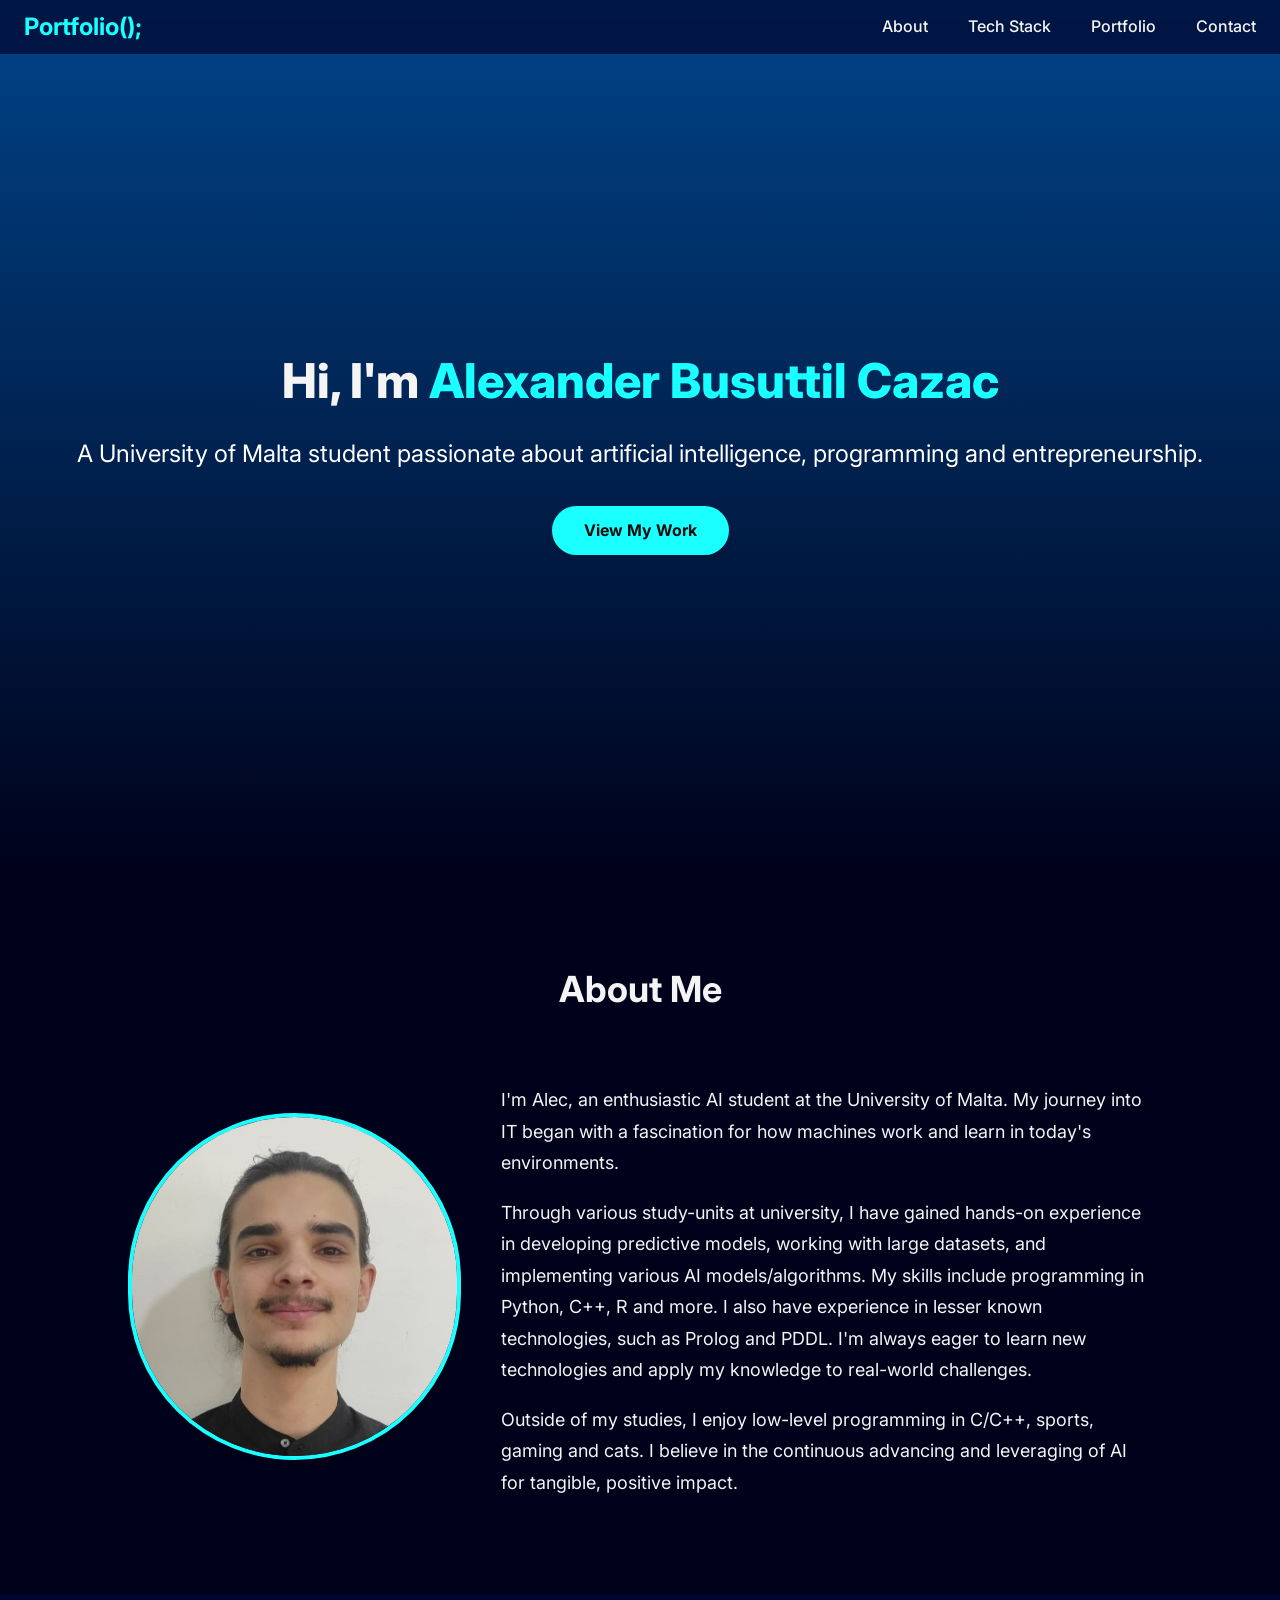
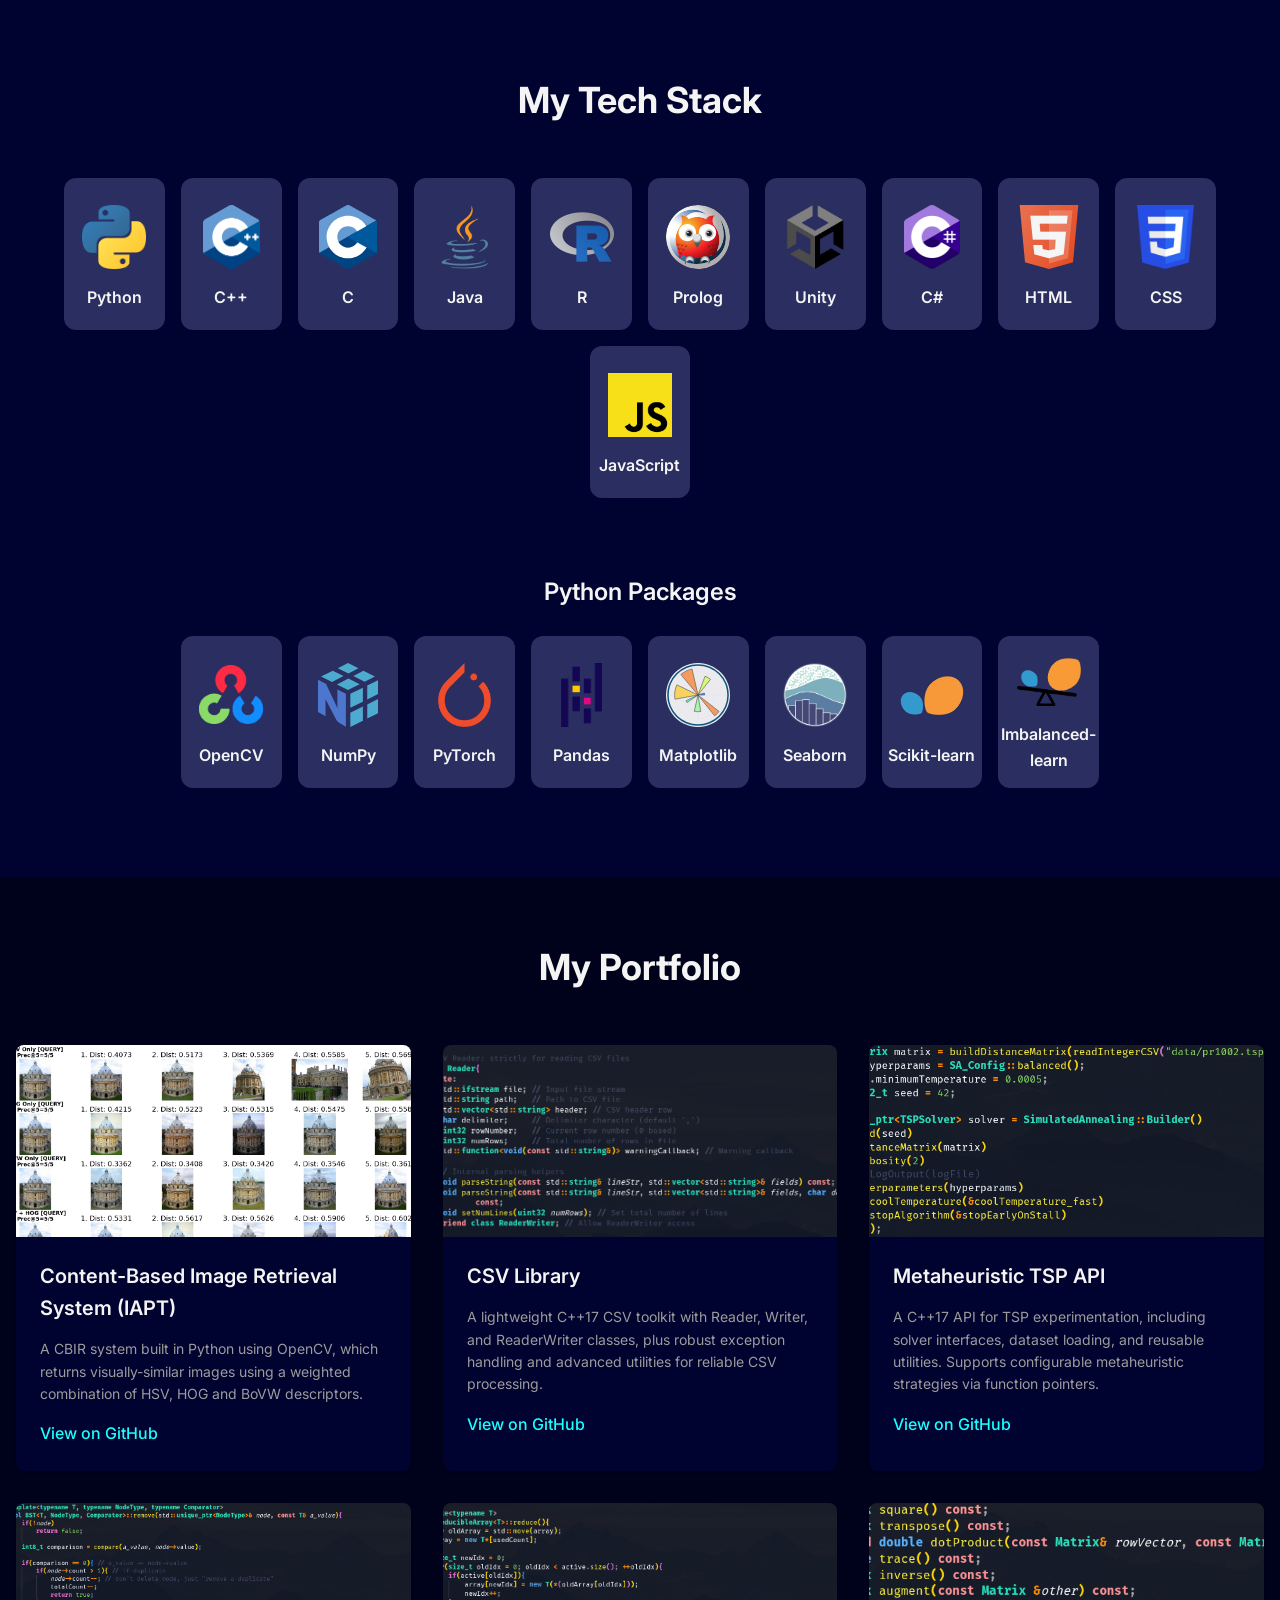
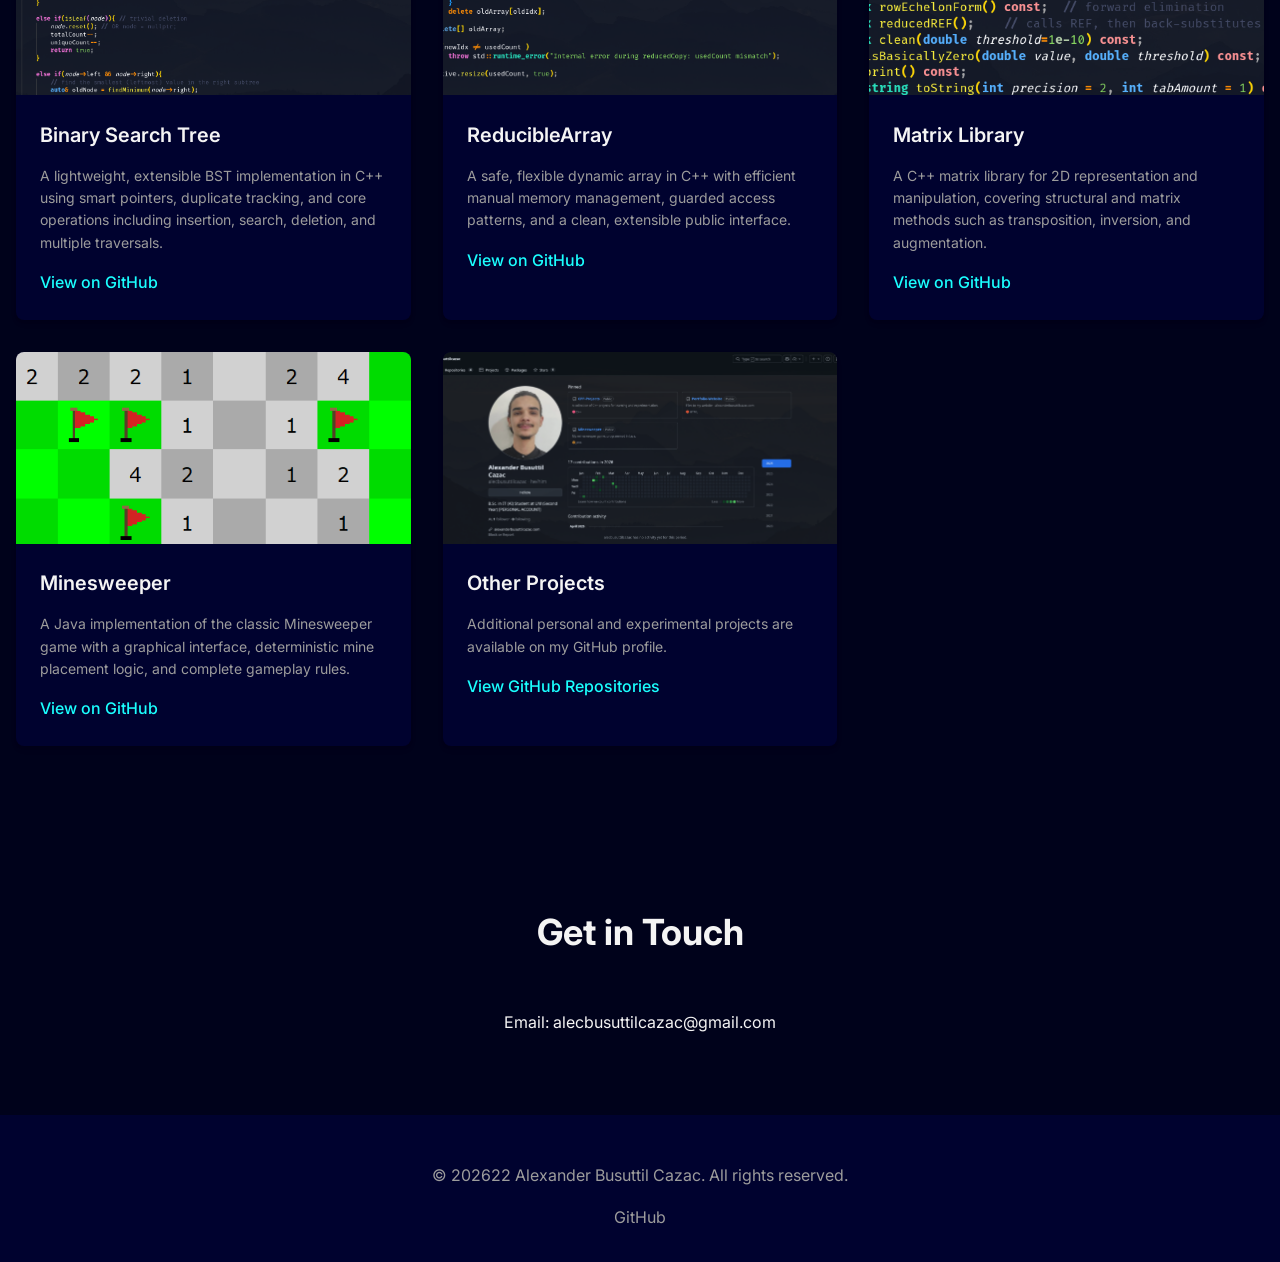
<file: front/index.html>
<!DOCTYPE html>
<html lang="en">

<head>
    <meta charset="UTF-8">
    <meta name="viewport" content="width=device-width, initial-scale=1.0">
    <meta name="author" content="Alexander Busuttil Cazac">
    <link rel="stylesheet" href="https://fonts.googleapis.com/css2?family=Inter:wght@300;400;600;700&display=swap">
    <link rel="stylesheet" href="css/style.css?v=2.2">
    <link rel="icon" type="image/x-icon" href="resources/favicon.ico">
    <title>Alexander's Portfolio - Home</title>
</head>


<body>
    <!-- HEADER -->
    <header class="header">
        <div class="container">
            <nav class="navbar">
                <!-- Mobile menu toggle button -->
                <button class="hamburger-menu" id="hamburger-menu" aria-label="Toggle navigation menu">
                    <span class="bar"></span>
                    <span class="bar"></span>
                    <span class="bar"></span>
                </button>
                <a href="#" class="logo">Portfolio();</a>
                <ul class="nav-links" id="mobile-menu">
                    <li><a href="#about">About</a></li>
                    <li><a href="#tech-stack">Tech Stack</a></li>
                    <li><a href="#portfolio">Portfolio</a></li>
                    <li><a href="#contact">Contact</a></a></li>
                </ul>
            </nav>
        </div>
    </header>
    
    <!-- HERO -->
    <section id="home" class="hero">
        <div class="container hero-content">
            <h1 class="hero-title">Hi, I'm <span class="highlight-text">Alexander Busuttil Cazac</span></h1>
            <p class="hero-subtitle">A University of Malta student passionate about artificial intelligence, programming and entrepreneurship.</p>
            <a href="#portfolio" class="cta-button">View My Work</a>
        </div>
    </section>
    
    <!-- ABOUT -->
    <section id="about" class="about-section">
        <div class="container about-content">
            <h2 class="section-title">About Me</h2>
            <div class="about-flex-container">
                <div class="about-image">
                    <img src="resources\img\profile.jpeg" alt="A profile picture of Alexander Busuttil Cazac">
                </div>
                <div class="about-text">
                    <p>I'm Alec, an enthusiastic AI student at the University of Malta. My journey into IT began with a fascination for how machines work and learn in today's environments.</p>
                    <p>Through various study-units at university, I have gained hands-on experience in developing predictive models, working with large datasets, and implementing various AI models/algorithms. My skills include programming in Python, C++, R and more. I also have experience in lesser known technologies, such as Prolog and PDDL. I'm always eager to learn new technologies and apply my knowledge to real-world challenges.</p>
                    <p>Outside of my studies, I enjoy low-level programming in C/C++, sports, gaming and cats. I believe in the continuous advancing and leveraging of AI for tangible, positive impact.</p>
                </div>
            </div>
        </div>
    </section>

    <!-- TECH STACK -->
    <section id="tech-stack" class="tech-stack-section">
        <div class="container">
            <h2 class="section-title">My Tech Stack</h2>
            <!-- Languages -->
            <div class="tech-stack-grid">
                <div class="tech-stack-item">
                    <img src="resources/img/icons/py.png" alt="Python Icon" width="64" height="64">
                    <p>Python</p>
                </div>
                <div class="tech-stack-item">
                    <img src="resources/img/icons/Cpp.png" alt="C++ icon" width="64" height="64">
                    <p>C++</p>
                </div>
                <div class="tech-stack-item">
                    <img src="resources/img/icons/C.svg" alt="C icon" width="64" height="64">
                    <p>C</p>
                </div>
                <div class="tech-stack-item">
                    <img src="resources/img/icons/java.png" alt="Java icon" width="64" height="64">
                    <p>Java</p>
                </div>
                <div class="tech-stack-item">
                    <img src="resources/img/icons/r.webp" alt="R icon" width="64" height="64">
                    <p>R</p>
                </div>
                <div class="tech-stack-item">
                    <img src="resources/img/icons/swi-prolog.svg" alt="Prolog icon" width="64" height="64">
                    <p>Prolog</p>
                </div>
                <div class="tech-stack-item">
                    <img src="resources/img/icons/unity.png" alt="Unity icon" width="64" height="64">
                    <p>Unity</p>
                </div>
                <div class="tech-stack-item">
                    <img src="resources/img/icons/Cs.png" alt="C# icon" width="64" height="64">
                    <p>C#</p>
                </div>
                <div class="tech-stack-item">
                    <img src="resources/img/icons/html5.png" alt="HTML5 icon" width="64" height="64">
                    <p>HTML</p>
                </div>
                <div class="tech-stack-item">
                    <img src="resources/img/icons/CSS3.png" alt="CSS3 icon" width="64" height="64">
                    <p>CSS</p>
                </div>
                <div class="tech-stack-item">
                    <img src="resources/img/icons/Javascript.png" alt="JavaScript icon" width="64" height="64">
                    <p>JavaScript</p>
                </div>
            </div>
            <br><br>     
                
            <!-- Python Packages -->
            <h3 class="section-subtitle">Python Packages</h3>
            <div class="tech-stack-grid">
                <div class="tech-stack-item">
                    <img src="resources/img/icons/opencv.png" alt="OpenCV Icon" width="64" height="64">
                    <p>OpenCV</p>
                </div>
                <div class="tech-stack-item">
                    <img src="resources/img/icons/numpy.svg" alt="NumPy Icon" width="64" height="64">
                    <p>NumPy</p>
                </div>
                <div class="tech-stack-item">
                    <img src="resources/img/icons/pytorch.png" alt="PyTorch Icon" width="64" height="64">
                    <p>PyTorch</p>
                </div>
                <div class="tech-stack-item">
                    <img src="resources/img/icons/pandas.png" alt="Pandas Icon" width="64" height="64">
                    <p>Pandas</p>
                </div>
                <div class="tech-stack-item">
                    <img src="resources/img/icons/plot.svg" alt="MatPlotLib Icon" width="64" height="64">
                    <p>Matplotlib</p>
                </div>
                <div class="tech-stack-item">
                    <img src="resources/img/icons/seaborn.png" alt="Seaborn Icon" width="64" height="64">
                    <p>Seaborn</p>
                </div>
                <div class="tech-stack-item">
                    <img src="resources/img/icons/sklearn.png" alt="Scikit-learn Icon" width="64" height="64">
                    <p>Scikit-learn</p>
                </div>
                <div class="tech-stack-item">
                    <img src="resources/img/icons/imblearn.png" alt="Imbalanced-learn Icon" width="64" height="64">
                    <p>Imbalanced-learn</p>
                </div>
            </div>
        </div>
        <br>
    </section>
    
    <!-- PORTFOLIO -->
    <section id="portfolio" class="portfolio-section">
        <div class="container">
            <h1 class="section-title">My Portfolio</h1>
            <div class="portfolio-grid">
                <div class="project-card">
                    <img src="resources/img/cbir.png" class="project-image">
                    <div class="project-info">
                        <h3 class="project-title">Content-Based Image Retrieval System (IAPT)</h3>
                        <p class="project-description">
                            A CBIR system built in Python using OpenCV, which returns visually-similar images using a weighted combination of HSV, HOG and BoVW descriptors.
                        </p>
                        <a href="https://github.com/alecbusuttilcazac/Content-Based-Image-Retrieval-System" class="project-link">View on GitHub</a>
                    </div>
                </div>
                <div class="project-card">
                    <img src="resources/img/CSV.png" class="project-image">
                    <div class="project-info">
                        <h3 class="project-title">CSV Library</h3>
                        <p class="project-description">
                            A lightweight C++17 CSV toolkit with Reader, Writer, and ReaderWriter
                            classes, plus robust exception handling and advanced utilities for reliable CSV processing.
                        </p>
                        <a href="https://github.com/alecbusuttilcazac/CPP-Projects/tree/main/libraries/csv-library" class="project-link">View on GitHub</a>
                    </div>
                </div>
                <div class="project-card">
                    <img src="resources/img/ML1.png" class="project-image">
                    <div class="project-info">
                        <h3 class="project-title">Metaheuristic TSP API</h3>
                        <p class="project-description">
                            A C++17 API for TSP experimentation, including solver interfaces, dataset loading,
                            and reusable utilities. Supports configurable metaheuristic strategies via function pointers.
                        </p>
                        <a href="https://github.com/alecbusuttilcazac/CPP-Projects/tree/main/apis/ml-api" class="project-link">View on GitHub</a>
                    </div>
                </div>
                <div class="project-card">
                    <img src="resources/img/BST.png" class="project-image">
                    <div class="project-info">
                        <h3 class="project-title">Binary Search Tree</h3>
                        <p class="project-description">
                            A lightweight, extensible BST implementation in C++ using smart pointers,
                            duplicate tracking, and core operations including insertion, search, deletion, and multiple traversals.
                        </p>
                        <a href="https://github.com/alecbusuttilcazac/CPP-Projects/tree/main/data-structures/BST-datastructure" class="project-link">View on GitHub</a>
                    </div>
                </div>
                <div class="project-card">
                    <img src="resources/img/redarr.png" class="project-image">
                    <div class="project-info">
                        <h3 class="project-title">ReducibleArray</h3>
                        <p class="project-description">
                            A safe, flexible dynamic array in C++ with efficient manual memory management,
                            guarded access patterns, and a clean, extensible public interface.
                        </p>
                        <a href="https://github.com/alecbusuttilcazac/CPP-Projects/tree/main/data-structures/reduciblearray-datastructure" class="project-link">View on GitHub</a>
                    </div>
                </div>
                <div class="project-card">
                    <img src="resources/img/matrix.png" class="project-image">
                    <div class="project-info">
                        <h3 class="project-title">Matrix Library</h3>
                        <p class="project-description">
                            A C++ matrix library for 2D representation and manipulation, covering structural and matrix methods such as transposition, inversion, and augmentation.
                        </p>
                        <a href="https://github.com/alecbusuttilcazac/CPP-Projects/tree/main/libraries/matrix-library" class="project-link">View on GitHub</a>
                    </div>
                </div>
                <div class="project-card">
                    <img src="resources/img/prj-minesweeper.png" class="project-image">
                    <div class="project-info">
                        <h3 class="project-title">Minesweeper</h3>
                        <p class="project-description">
                            A Java implementation of the classic Minesweeper game with a graphical interface,
                            deterministic mine placement logic, and complete gameplay rules.
                        </p>
                        <a href="https://github.com/alecbusuttilcazac/Minesweeper" class="project-link">View on GitHub</a>
                    </div>
                </div>
                <div class="project-card">
                    <img src="resources/img/prj-github.png" class="project-image">
                    <div class="project-info">
                        <h3 class="project-title">Other Projects</h3>
                        <p class="project-description">
                            Additional personal and experimental projects are available on my GitHub profile.
                        </p>
                        <a href="https://github.com/alecbusuttilcazac?tab=repositories" class="project-link">View GitHub Repositories</a><br>
                    </div>
                </div>
            </div>
        </div>
    </section>
    
    <!-- CONTACT -->
    <section id="contact" class="contact-section">
        <div class="container contact-container">
            <h2 class="section-title">Get in Touch</h2>
            <p style="text-align: center;">Email: alecbusuttilcazac@gmail.com</p>
        </div>
    </section>
    
    <!-- FOOTER -->
    <footer class="footer">
        <div class="container footer-content">
            <p>&copy; 202622 Alexander Busuttil Cazac. All rights reserved.</p>
            <div class="social-links">
                <a href="https://github.com/alecbusuttilcazac">GitHub</a>
            </div>
        </div>
    </footer>
    
    <script src="js/script.js"></script>
</body>
</html>
</file>
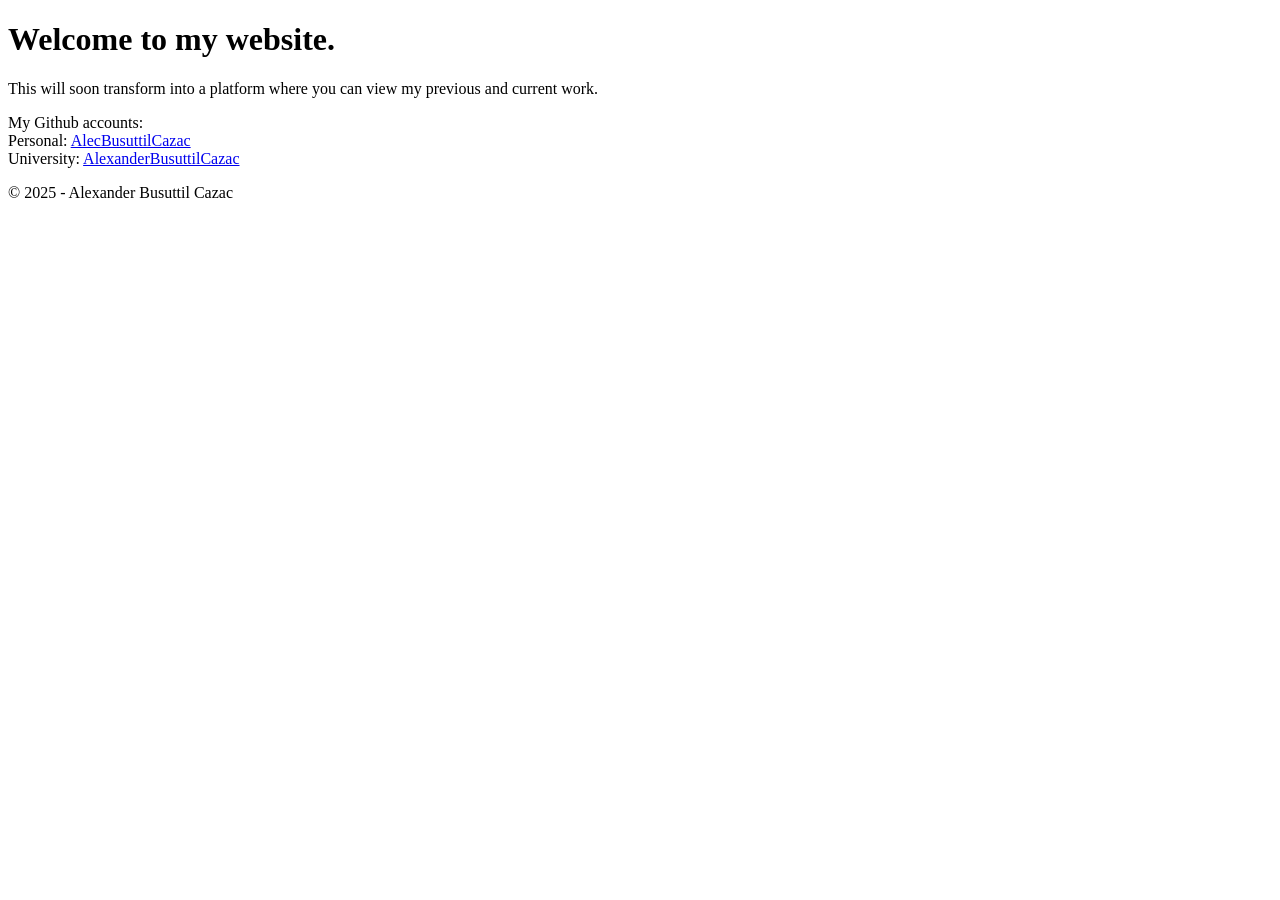
<file: front/html/index.html>
<!DOCTYPE html>
<html lang="en">
    <head>
        <meta charset="utf-8" />
        <meta name="description" content="" />
        <meta name="author" content="Alexander Busuttil Cazac" />
        <meta name="viewport" content="width=device-width, initial-scale=1, shrink-to-fit=no" />
        
        <title>Alexander Busuttil Cazac</title>
    </head>
    <body>
        <h1>Welcome to my website.</h1>
        <p>This will soon transform into a platform where you can view my previous and current work.</p>
        <p>
            My Github accounts:<br>
                Personal: <a href="https://github.com/AlecBusuttilCazac" target="_blank">AlecBusuttilCazac</a><br>
                University: <a href="https://github.com/AlexanderBusuttilCazac" target="_blank">AlexanderBusuttilCazac</a><br>
        </p>
        <footer>
            <p>&copy; 2025 - Alexander Busuttil Cazac</p>
        </footer>
    </body>
</html>
</file>
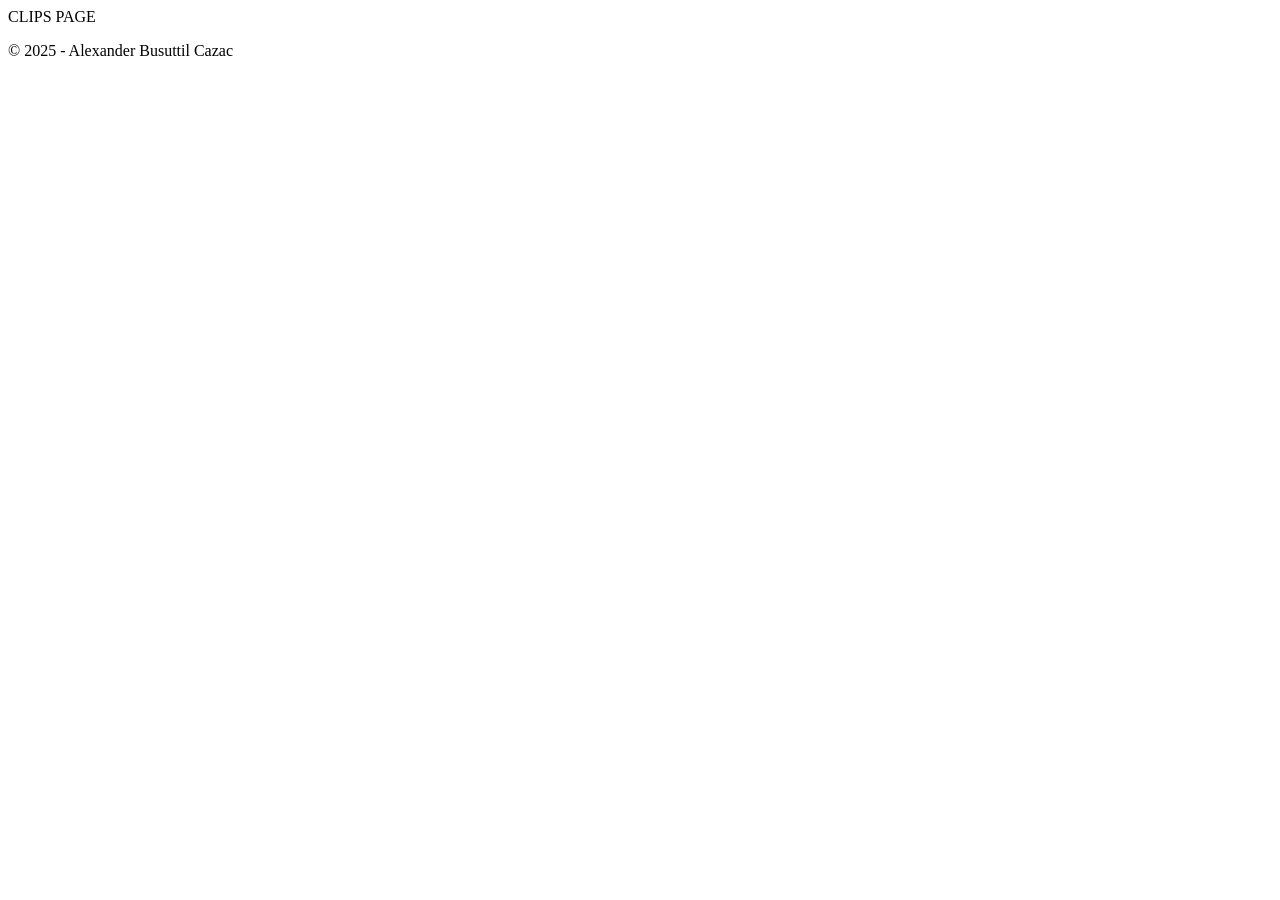
<file: front/clips/clips.html>
<!DOCTYPE html>
<html lang="en">
    <head>
        <meta charset="utf-8" />
        <meta name="description" content="" />
        <meta name="author" content="Alexander Busuttil Cazac" />
        <meta name="viewport" content="width=device-width, initial-scale=1, shrink-to-fit=no" />
    </head>
    <body>
        CLIPS PAGE
        <footer>
            <p>&copy; 2025 - Alexander Busuttil Cazac</p>
        </footer>
    </body>
</html>
</file>
<file: front/css/style.css>
/* style.css */

/* --- General Styles --- */
:root {
    --background-colour: #00021b;
    --card-bg: #00022f; /* for cards */
    --text-colour: #f4f4f4; /* for body text */
    --primary-colour: #1affff; /* for highlights */
    --secondary-colour: #0d0d0d;
    --accent-colour: #1affff;
    --light-text-colour: #f4f4f4;
    --light-grey: #9c9c9c; /* for secondary text/borders */
    --font-family: 'Inter', sans-serif;
}

@keyframes fadeInFromBottom {
    from {
        opacity: 0;
        transform: translateY(16px);
    } to {
        opacity: 1;
        transform: translateY(0px);
    }
}

html {
    scroll-behavior: smooth;
}

body {
    font-family: var(--font-family);
    margin: 0;
    padding: 0;
    background-color: var(--background-colour);
    color: var(--text-colour);
    line-height: 1.6;
    -webkit-font-smoothing: antialiased;
    -moz-osx-font-smoothing: grayscale;
}

img {
    max-width: 100%;
    object-fit: contain;
}

h1 {
    font-size: 3rem;
    font-weight: 700;
    margin-bottom: 1rem;
    color: var(--text-colour);
}

h2 {
    font-size: 2.25rem;
    font-weight: 700;
    text-align: center;
    margin-bottom: 3rem;
    color: var(--text-colour);
}

h3 {
    font-size: 1.5rem;
    font-weight: 600;
    margin-bottom: 1.5rem;
    color: var(--text-colour);
}

.container {
    max-width: 1280px;
    margin-left: auto;
    margin-right: auto;
    padding-left: 1rem;
    padding-right: 1rem;
}

.section-title {
    font-size: 2.25rem;
    font-weight: 700;
    text-align: center;
    margin-bottom: 3rem;
    color: var(--text-colour);
}

/* --- Header & Navigation --- */
.header {
    position: fixed;
    top: 0;
    width: 100%;
    z-index: 1000;
    background-color: rgba(0, 3, 41, 0.7);
    backdrop-filter: blur(5px);
    -webkit-backdrop-filter: blur(10px);
    padding-top: 0;
    padding-bottom: 0;
}

.navbar {
    display: flex;
    justify-content: space-between;
    align-items: center;
    position: relative; /* Needed for positioning the mobile menu */
}

.logo {
    font-size: 1.5rem;
    font-weight: 700;
    color: var(--accent-colour);
    text-decoration: none;
    padding: 0.5rem;
    border-radius: 0.375rem;
    transition: background-color 0.3s ease;
}

/* Hide the hamburger menu by default on larger screens */
.hamburger-menu {
    display: none;
}

/* Mobile navigation menu styling */
.nav-links {
    display: flex;
    list-style: none;
    margin: 0;
    padding: 0;
    gap: 1.5rem;
}

.nav-links li a {
    color: var(--text-colour);
    font-weight: 500;
    text-decoration: none;
    padding: 0.5rem;
    border-radius: 0.375rem;
    transition: color 0.3s ease, background-color 0.3s ease;
}

.nav-links li a:hover {
    color: var(--accent-colour);
}

/* --- HERO Section --- */
.hero {
    background-image: linear-gradient(to bottom, #004489, #00021b); /* Darker gradient */
    color: white;
    min-height: 75vh;
    display: flex;
    align-items: center;
    justify-content: center;
    text-align: center;
    padding: 6rem 0;
}

.hero-title {
    font-size: 3rem;
    font-weight: 800;
    line-height: 1.25;
    margin-bottom: 1rem;
    animation: fadeInFromBottom 0.8s ease-out forwards;
    opacity: 0;
}

.hero-title .highlight-text {
    color: var(--accent-colour);
}

.hero-subtitle {
    font-size: 1.5rem;
    margin-bottom: 2rem;
    animation: fadeInFromBottom 0.8s ease-out forwards 0.2s;
    opacity: 0;
}

.cta-button {
    display: inline-block;
    background-color: var(--accent-colour);
    color: var(--secondary-colour);
    font-weight: 700;
    padding: 0.75rem 2rem;
    border-radius: 9999px;
    box-shadow: 0 4px 6px -1px rgba(0, 0, 0, 0.1), 0 2px 4px -1px rgba(0, 0, 0, 0.06);
    text-decoration: none;
    transition: transform 0.3s ease, background-color 0.3s ease;
    animation: fadeInFromBottom 0.8s ease-out forwards 0.4s;
    opacity: 0;
}

.cta-button:hover {
    background-color: var(--light-grey);
    transform: scale(1.05);
}

/* --- About Section --- */
.about-section {
    background-color: var(--background-colour);
    padding-top: 4rem;
    padding-bottom: 5rem;
}

.about-content {
    max-width: 64rem;
}

.about-flex-container {
    display: flex;
    align-items: center;
    gap: 3rem;
}

.about-image {
    flex-basis: 33.333333%;
    margin-bottom: 2rem;
}

.about-image img {
    width: 12rem;
    height: 12rem;
    border-radius: 9999px;
    box-shadow: 0 10px 15px -3px rgba(0, 0, 0, 0.1), 0 4px 6px -2px rgba(0, 0, 0, 0.05);
    object-fit: contain;
    border: 4px solid var(--primary-colour);
}

.about-text {
    flex-basis: 66.666667%;
    font-size: 1.125rem;
    line-height: 1.75;
    color: var(--text-colour);
}

.about-text p {
    margin-bottom: 1rem;
}

/* --- Tech Stack Section --- */
.tech-stack-section {
    background-color: var(--card-bg);
    padding-top: 3rem;
    padding-bottom: 4rem;
}

.tech-stack-grid {
    display: flex;
    flex-wrap: wrap;
    justify-content: center;
    gap: 1rem;
    text-align: center;
}

.tech-stack-item {
    background-color: #2b2e60;
    padding-top: 1.5rem;
    border-radius: 0.75rem;
    transition: transform 0.3s ease, box-shadow 0.3s ease;
    width: 6.3rem;
    height: 8rem;
    display: flex;
    flex-direction: column;
    justify-content: center;
    align-items: center;
}

.tech-stack-item:hover {
    transform: translateY(-5px);
    background-color: #21225e;
}

.tech-stack-item p {
    font-weight: 600;
    color: var(--text-colour);
}

.section-subtitle {
    text-align: center;
}

/* --- Portfolio Section --- */
.portfolio-section {
    background-color: var(--background-colour);
    padding-top: 2rem;
    padding-bottom: 4rem;
}

.portfolio-grid {
    display: grid;
    grid-template-columns: repeat(1, minmax(0, 1fr));
    gap: 2rem;
}

.project-card {
    background-color: var(--card-bg);
    border-radius: 0.5rem;
    box-shadow: 0 4px 6px -1px rgba(0, 0, 0, 0.1), 0 2px 4px -1px rgba(0, 0, 0, 0.06);
    overflow: hidden;
    transition: transform 0.3s ease;
}

.project-card:hover {
    transform: scale(1.05);
}

.project-image {
    width: 100%;
    height: 12rem;
    object-fit: cover;
}

.project-info {
    padding: 1.5rem;
}

.project-title {
    font-size: 1.25rem;
    font-weight: 600;
    color: var(--text-colour);
    margin-bottom: 0.5rem;
    margin-top: -0.5rem;
}

.project-description {
    color: var(--light-grey);
    font-size: 0.875rem;
    margin-bottom: 1rem;
}

.project-link {
    color: var(--accent-colour);
    font-weight: 500;
    text-decoration: none;
    transition: color 0.3s ease;
}

.project-link:hover {
    color: var(--text-colour);
}

/* --- Contact Section --- */
.contact-section {
    background-color: var(--background-colour);
    padding: 4rem 0;
}

.contact-container {
    max-width: 48rem;
}

/* --- Footer --- */
.footer {
    background-color: var(--card-bg);
    color: var(--light-grey);
    padding-top: 2rem;
    padding-bottom: 2rem;
}

.footer-content {
    text-align: center;
}

.social-links {
    display: flex;
    justify-content: center;
    gap: 1.5rem;
    margin-top: 1rem;
}

.social-links a {
    color: var(--light-grey);
    text-decoration: none;
    transition: color 0.3s ease;
}

.social-links a:hover {
    color: var(--accent-colour);
}

/* --- Responsive Design --- */
@media (max-width: 767px) {
    /* Mobile-first adjustments for the header */
    .header {
        padding: 0.75rem 1rem; /* Adjust padding for mobile header */
    }

    .navbar {
        justify-content: space-between;
    }

    .nav-links {
        display: none;
        position: absolute;
        top: 100%;
        left: 0;
        width: 100%;
        background-color: rgba(0, 3, 41, 0.7);
        backdrop-filter: blur(5px);
        -webkit-backdrop-filter: blur(10px);
        flex-direction: column;
        text-align: center;
        padding: 1rem 0;
        box-shadow: 0 4px 6px -1px rgba(0, 0, 0, 0.1);
        border-bottom-left-radius: 0.5rem;
        border-bottom-right-radius: 0.5rem;
    }

    .nav-links.active {
        display: flex;
    }
    
    .nav-links li a {
        padding: 1rem 0;
        width: 100%;
    }

    .hamburger-menu {
        display: block;
        background: none;
        border: none;
        cursor: pointer;
        padding: 0.5rem;
        position: relative;
        z-index: 1001; /* Ensure it's above the menu */
    }

    .hamburger-menu .bar {
        display: block;
        width: 25px;
        height: 3px;
        background-color: var(--accent-colour);
        margin: 5px auto;
        transition: all 0.3s ease;
        border-radius: 0.25rem;
    }

    .hamburger-menu.active .bar:nth-child(2) {
        opacity: 0;
    }
    
    .hamburger-menu.active .bar:nth-child(1) {
        transform: translateY(8px) rotate(45deg);
    }
    
    .hamburger-menu.active .bar:nth-child(3) {
        transform: translateY(-8px) rotate(-45deg);
    }
    
    .hero-title {
        font-size: 2.25rem; /* Smaller font size for mobile */
    }

    .hero-subtitle {
        font-size: 1.2rem; /* Smaller font size for mobile */
    }

    .about-flex-container {
        flex-direction: column;
        text-align: center;
    }
    
    .about-image {
        margin-bottom: 1rem;
    }

    .about-text {
        text-align: left;
    }
}

@media (min-width: 768px) {
    .about-flex-container {
        flex-direction: row;
        margin-bottom: 0;
    }
    
    .about-image {
        margin-bottom: 0;
    }

    .about-image img {
        width: 100%;
        height: auto;
    }

    .portfolio-grid {
        grid-template-columns: repeat(2, minmax(0, 1fr));
    }
}

@media (min-width: 1024px) {
    .portfolio-grid {
        grid-template-columns: repeat(3, minmax(0, 1fr));
    }
}
</file>
